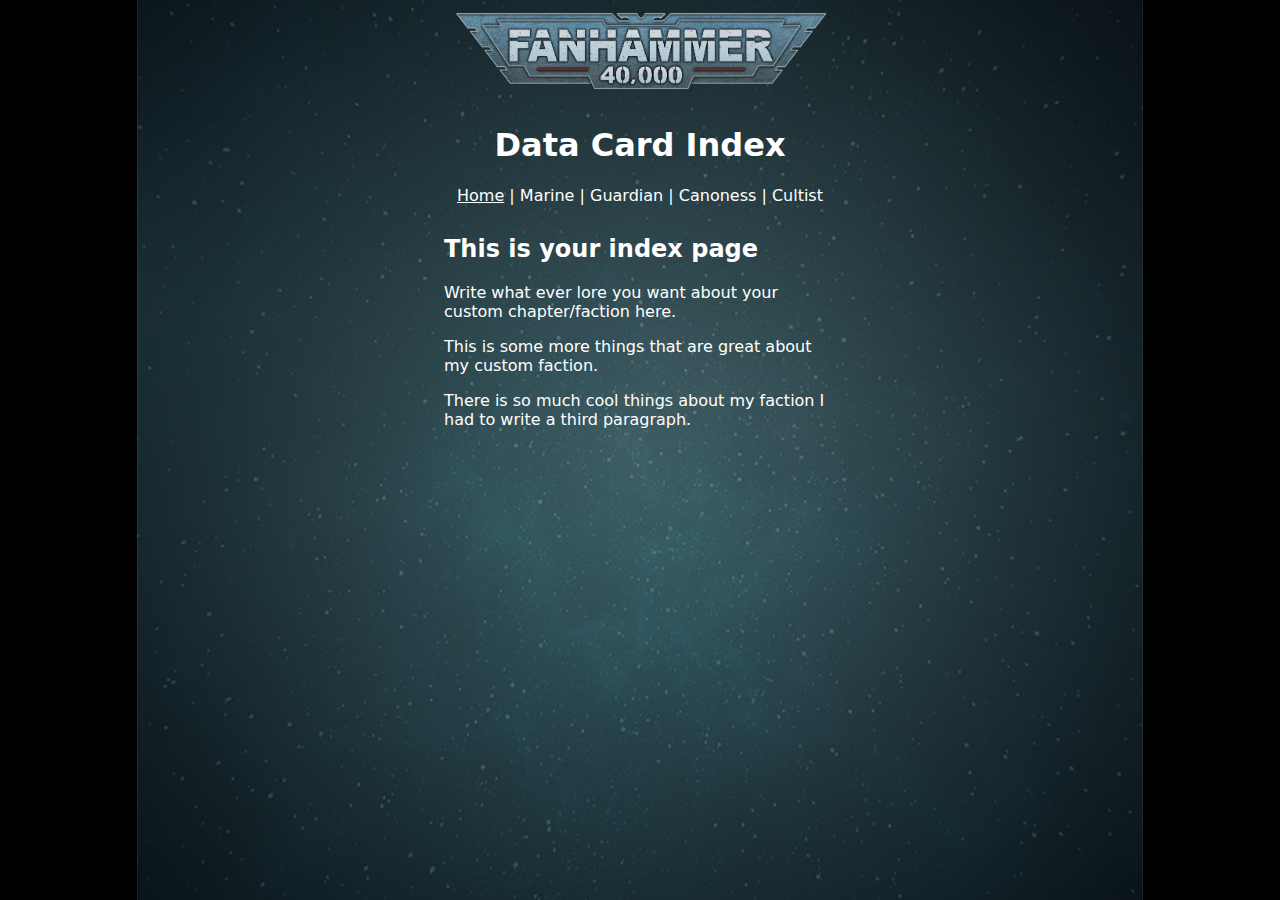
<file: index.html>
<!DOCTYPE html>
<html lang="en">
  <head>
    <!--  Meta  -->
    <meta charset="UTF-8">
    <title>Data Card Menu</title>
    <meta name="viewport" content="width=device-width, initial-scale=1">
    <!--  Styles  -->
    <link rel="stylesheet" href="styles/index.css">
  </head>
  <body>
    <div>
      <div class="fanhammer">
        <img alt="fanhammer" src="styles/img/fanhammer.png" />
      </div>
    </div>
    <div class="navigation">
      <h1>Data Card Index</h1>
      <nav>
        <a class="header_menu" id="active_menu" href="#">Home</a> | 
        <a class="header_menu" href="marine.html">Marine</a> | 
        <a class="header_menu" href="guardian.html">Guardian</a> | 
        <a class="header_menu" href="canoness.html">Canoness</a> | 
        <a class="header_menu" href="cultist.html">Cultist</a>
      </nav>
    </div>
    <div class="content">
      <h2>This is your index page</h2>
      <p>Write what ever lore you want about your custom chapter/faction here.</p>
      <p>This is some more things that are great about my custom faction.</p>
      <p>There is so much cool things about my faction I had to write a third paragraph.</p>
    </div>
  </body>
</html>
</file>
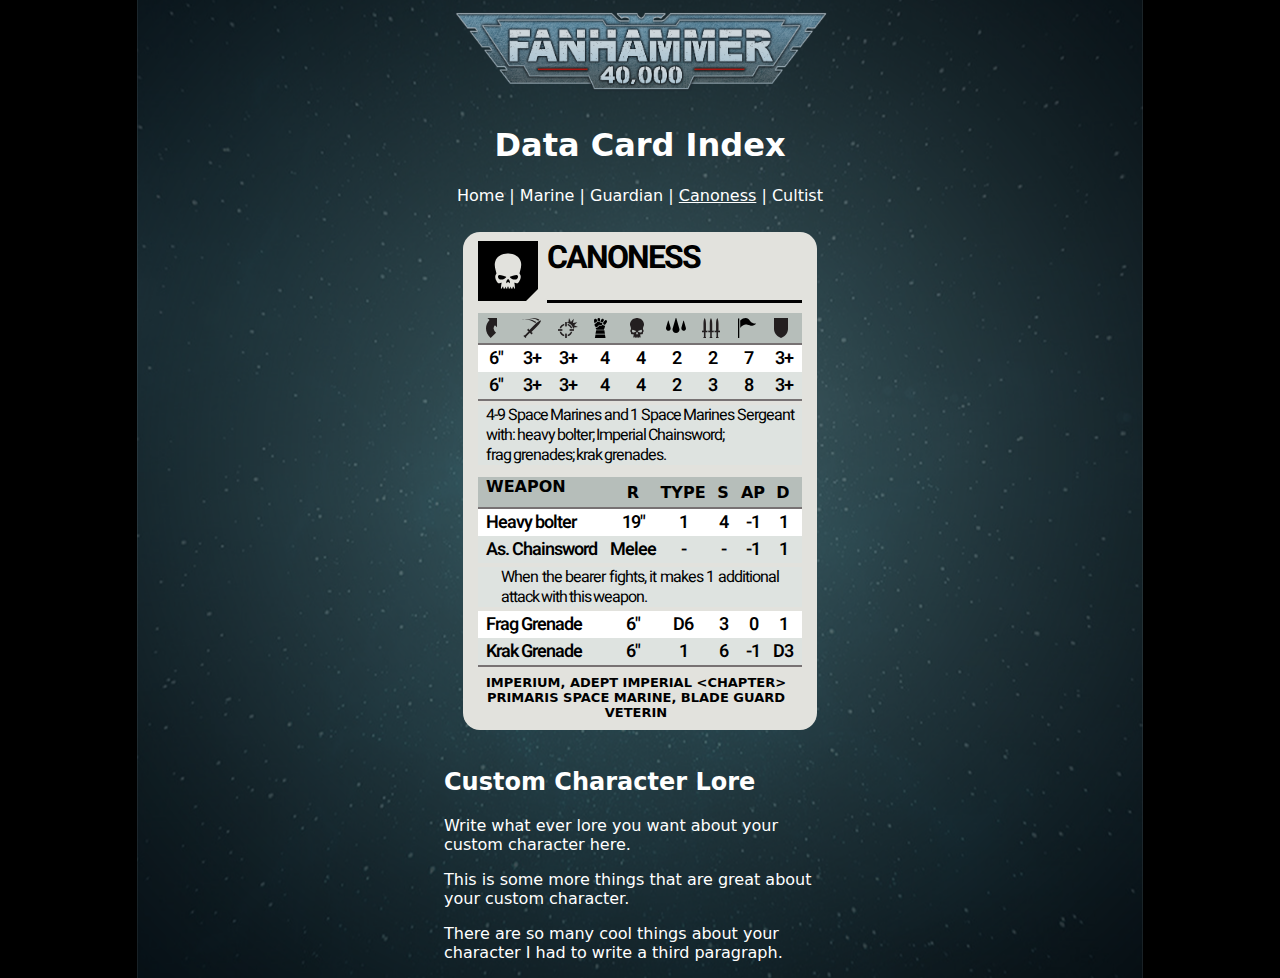
<file: canoness.html>
<!DOCTYPE html>
<html lang="en">
  <head>
    <!--  Meta  -->
    <meta charset="UTF-8">
    <title>Data Card Menu</title>
    <meta name="viewport" content="width=device-width, initial-scale=1">
    <!--  Styles  -->
    <link rel="stylesheet" href="styles/index.css">
  </head>
  <body>
    <div>
      <div class="fanhammer">
        <img alt="fanhammer" src="styles/img/fanhammer.png" />
      </div>
    </div>
    <div class="navigation">
      <h1>Data Card Index</h1>
      <nav>
        <a class="header_menu" href="index.html">Home</a>  |  
        <a class="header_menu" href="marine.html">Marine</a>  |  
        <a class="header_menu" href="guardian.html">Guardian</a>  |  
        <a class="header_menu" id="active_menu" href="#">Canoness</a>  |  
        <a class="header_menu" href="cultist.html">Cultist</a>
      </nav>
    </div>
    <link href="https://fonts.googleapis.com/css2?family=Heebo:wght@200;300;400;500;600;700&display=swap" rel="stylesheet">
    <div class="card">
      <div class="card_frame">
        <div class="card_header">
          <div class="card_role">
            <!--You can only select one troop type per data card, ensure only 1 troop type is uncommented-->
            <div id="hq" title="HQ"></div>
            <!--<div id="assault" title="Assault"></div>-->
            <!--<div id="elites" title="Elites"></div>-->
            <!--<div id="fast-attack" title="Fast Attack"></div>-->
            <!--<div id="dedicated-transport" title="Dedicated Transport"></div>-->
            <!--<div id="flyer" title="Flyer"></div>-->
            <!--<div id="heavy-support" title="Heavy Support"></div>-->
            <!--<div id="fortification" title="Fortification"></div>-->
            <!--<div id="lord-of-war" title="Lord of War"></div>-->
          </div>
      <div class="name">Canoness</div>
        </div>
        <div class="stats heading">
          <div class="center label">
            <div id="m" class="icon" title='Movement'></div>
          </div>
          <div class="center label">
            <div id="ws" class="icon" title='Weapon Skill'></div>
          </div>
          <div class="center label">
            <div id="bs" class="icon" title='Ballistic Skill'></div>
          </div>
          <div class="center label">
            <div id="s" class="icon" title='Strength'></div>
          </div>
          <div class="center label">
            <div id="t" class="icon" title='Toughness'></div>
          </div>
          <div class="center label">
            <div id="w" class="icon" title='Wounds'></div>
          </div>
          <div class="center label">
            <div id="a" class="icon" title='Attacks'></div>
          </div>
          <div class="center label">
            <div id="ld" class="icon" title='Leadership'></div>
          </div>
          <div class="center label">
            <div id="sv" class="icon" title='Save'></div>
          </div>
        </div>
        <div class="profile">
          <div class="odd troop">
            <div class="center value">6"</div>
            <div class="center value">3+</div>
            <div class="center value">3+</div>
            <div class="center value">4</div>
            <div class="center value">4</div>
            <div class="center value">2</div>
            <div class="center value">2</div>
            <div class="center value">7</div>
            <div class="center value">3+</div>
          </div>
          <div class="even troop">
            <div class="center value">6"</div>
            <div class="center value">3+</div>
            <div class="center value">3+</div>
            <div class="center value">4</div>
            <div class="center value">4</div>
            <div class="center value">2</div>
            <div class="center value">3</div>
            <div class="center value">8</div>
            <div class="center value">3+</div>
          </div>
        </div>
        <div class="description">4-9 Space Marines and 1 Space Marines Sergeant with: heavy bolter; Imperial Chainsword; <br>frag grenades; krak grenades. </div>
        <div class="weapon heading">
          <div class="left label">WEAPON</div>
          <div class="center label">R</div>
          <div class="center label">TYPE</div>
          <div class="center label">S</div>
          <div class="center label">AP</div>
          <div class="center label">D</div>
        </div>
        <div class="profile">
          <div class="odd weapon">
            <div class="left value">Heavy bolter</div>
            <div class="center value">19"</div>
            <div class="center value">1</div>
            <div class="center value">4</div>
            <div class="center value">-1</div>
            <div class="center value">1</div>
          </div>
          <div class="even weapon">
            <div class="left value">As. Chainsword</div>
            <div class="center value">Melee</div>
            <div class="center value">-</div>
            <div class="center value">-</div>
            <div class="center value">-1</div>
            <div class="center value">1</div>
          </div>
          <div class="even weapon_desc">
            <div class="description">When the bearer fights, it makes 1 additional attack with this weapon.</div>
          </div>
          <div class="odd weapon">
            <div class="left value">Frag Grenade</div>
            <div class="center value">6"</div>
            <div class="center value">D6</div>
            <div class="center value">3</div>
            <div class="center value">0</div>
            <div class="center value">1</div>
          </div>
          <div class="even weapon">
            <div class="left value">Krak Grenade</div>
            <div class="center value">6"</div>
            <div class="center value">1</div>
            <div class="center value">6</div>
            <div class="center value">-1</div>
            <div class="center value">D3</div>
          </div>
        </div>
        <div class="keyword">
          <p>Imperium, Adept Imperial &lt;chapter&gt; Primaris Space Marine, Blade Guard Veterin</p>
        </div>
      </div>
    </div>
    <div class="content">
      <h2>Custom Character Lore</h2>
      <p>Write what ever lore you want about your custom character here.</p>
      <p>This is some more things that are great about your custom character.</p>
      <p>There are so many cool things about your character I had to write a third paragraph.</p>
    </div>
  </body>
</html>
</file>
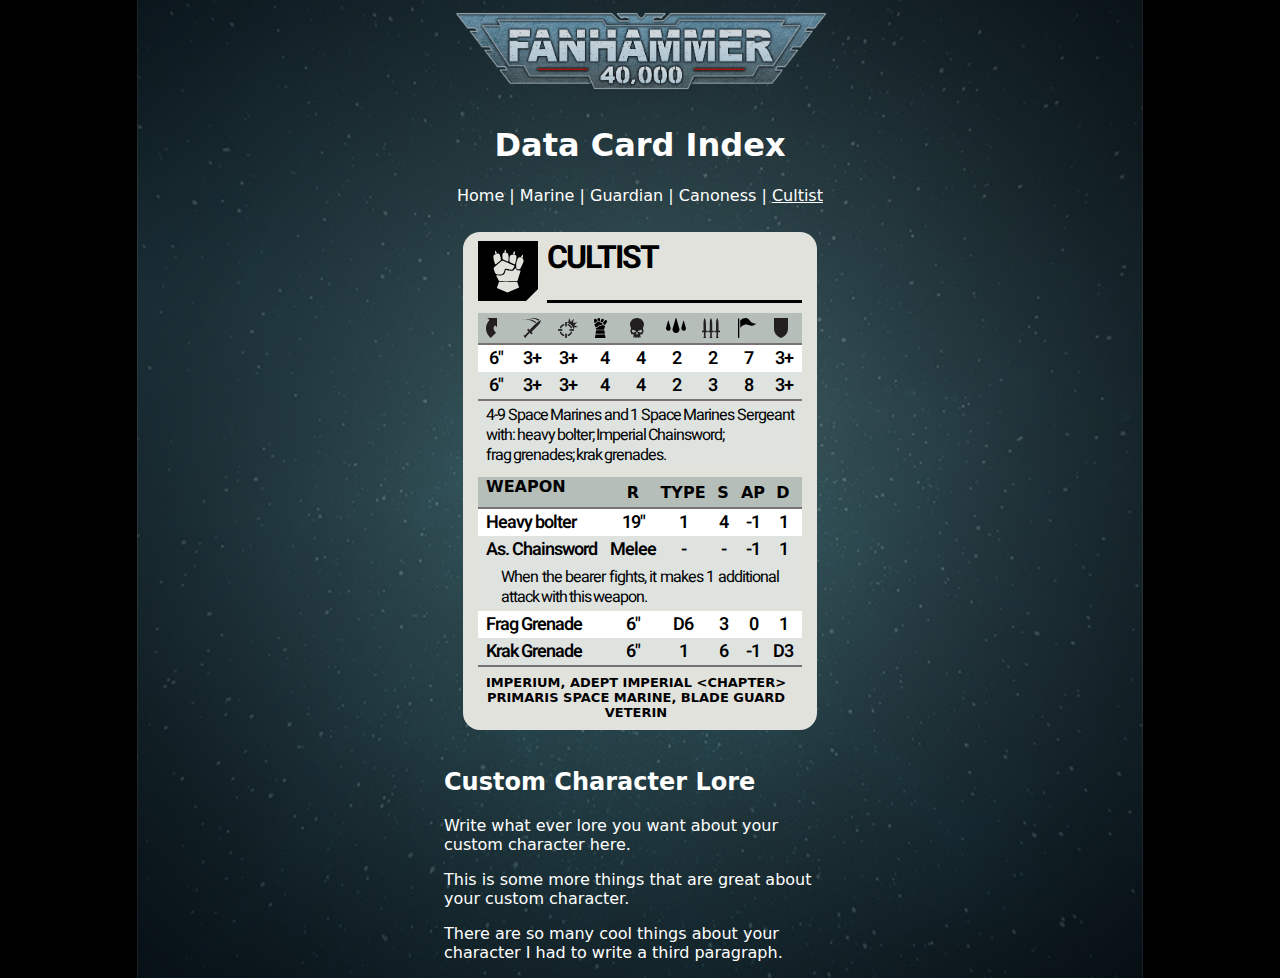
<file: cultist.html>
<!DOCTYPE html>
<html lang="en">
  <head>
    <!--  Meta  -->
    <meta charset="UTF-8">
    <title>Data Card Menu</title>
    <meta name="viewport" content="width=device-width, initial-scale=1">
    <!--  Styles  -->
    <link rel="stylesheet" href="styles/index.css">
  </head>
  <body>
    <div>
      <div class="fanhammer">
        <img alt="fanhammer" src="styles/img/fanhammer.png" />
      </div>
    </div>
    <div class="navigation">
      <h1>Data Card Index</h1>
      <nav>
        <a class="header_menu" href="index.html">Home</a>  |  
        <a class="header_menu" href="marine.html">Marine</a>  |  
        <a class="header_menu" href="guardian.html">Guardian</a>  |  
        <a class="header_menu" href="canoness.html">Canoness</a>  |  
        <a class="header_menu" id="active_menu" href="#">Cultist</a>
      </nav>
    </div>
    <link href="https://fonts.googleapis.com/css2?family=Heebo:wght@200;300;400;500;600;700&display=swap" rel="stylesheet">
    <div class="card">
      <div class="card_frame">
        <div class="card_header">
          <div class="card_role">
            <!--You can only select one troop type per data card, ensure only 1 troop type is uncommented-->
            <!--<div id="hq" title="HQ"></div>-->
            <!--<div id="assault" title="Assault"></div>-->
            <!--<div id="elites" title="Elites"></div>-->
            <!--<div id="fast-attack" title="Fast Attack"></div>-->
            <!--<div id="dedicated-transport" title="Dedicated Transport"></div>-->
            <!--<div id="flyer" title="Flyer"></div>-->
            <!--<div id="heavy-support" title="Heavy Support"></div>-->
            <!--<div id="fortification" title="Fortification"></div>-->
            <div id="lord-of-war" title="Lord of War"></div>
          </div>
          <div class="name">Cultist</div>
        </div>
        <div class="stats heading">
          <div class="center label">
            <div id="m" class="icon" title='Movement'></div>
          </div>
          <div class="center label">
            <div id="ws" class="icon" title='Weapon Skill'></div>
          </div>
          <div class="center label">
            <div id="bs" class="icon" title='Ballistic Skill'></div>
          </div>
          <div class="center label">
            <div id="s" class="icon" title='Strength'></div>
          </div>
          <div class="center label">
            <div id="t" class="icon" title='Toughness'></div>
          </div>
          <div class="center label">
            <div id="w" class="icon" title='Wounds'></div>
          </div>
          <div class="center label">
            <div id="a" class="icon" title='Attacks'></div>
          </div>
          <div class="center label">
            <div id="ld" class="icon" title='Leadership'></div>
          </div>
          <div class="center label">
            <div id="sv" class="icon" title='Save'></div>
          </div>
        </div>
        <div class="profile">
          <div class="odd troop">
            <div class="center value">6"</div>
            <div class="center value">3+</div>
            <div class="center value">3+</div>
            <div class="center value">4</div>
            <div class="center value">4</div>
            <div class="center value">2</div>
            <div class="center value">2</div>
            <div class="center value">7</div>
            <div class="center value">3+</div>
          </div>
          <div class="even troop">
            <div class="center value">6"</div>
            <div class="center value">3+</div>
            <div class="center value">3+</div>
            <div class="center value">4</div>
            <div class="center value">4</div>
            <div class="center value">2</div>
            <div class="center value">3</div>
            <div class="center value">8</div>
            <div class="center value">3+</div>
          </div>
        </div>
        <div class="description">4-9 Space Marines and 1 Space Marines Sergeant with: heavy bolter; Imperial Chainsword; <br>frag grenades; krak grenades. </div>
        <div class="weapon heading">
          <div class="left label">WEAPON</div>
          <div class="center label">R</div>
          <div class="center label">TYPE</div>
          <div class="center label">S</div>
          <div class="center label">AP</div>
          <div class="center label">D</div>
        </div>
        <div class="profile">
          <div class="odd weapon">
            <div class="left value">Heavy bolter</div>
            <div class="center value">19"</div>
            <div class="center value">1</div>
            <div class="center value">4</div>
            <div class="center value">-1</div>
            <div class="center value">1</div>
          </div>
          <div class="even weapon">
            <div class="left value">As. Chainsword</div>
            <div class="center value">Melee</div>
            <div class="center value">-</div>
            <div class="center value">-</div>
            <div class="center value">-1</div>
            <div class="center value">1</div>
          </div>
          <div class="even weapon_desc">
            <div class="description">When the bearer fights, it makes 1 additional attack with this weapon.</div>
          </div>
          <div class="odd weapon">
            <div class="left value">Frag Grenade</div>
            <div class="center value">6"</div>
            <div class="center value">D6</div>
            <div class="center value">3</div>
            <div class="center value">0</div>
            <div class="center value">1</div>
          </div>
          <div class="even weapon">
            <div class="left value">Krak Grenade</div>
            <div class="center value">6"</div>
            <div class="center value">1</div>
            <div class="center value">6</div>
            <div class="center value">-1</div>
            <div class="center value">D3</div>
          </div>
        </div>
        <div class="keyword">
          <p>Imperium, Adept Imperial &lt;chapter&gt; Primaris Space Marine, Blade Guard Veterin</p>
        </div>
      </div>
    </div>
    <div class="content">
      <h2>Custom Character Lore</h2>
      <p>Write what ever lore you want about your custom character here.</p>
      <p>This is some more things that are great about your custom character.</p>
      <p>There are so many cool things about your character I had to write a third paragraph.</p>
    </div>
  </body>
</html>
</file>
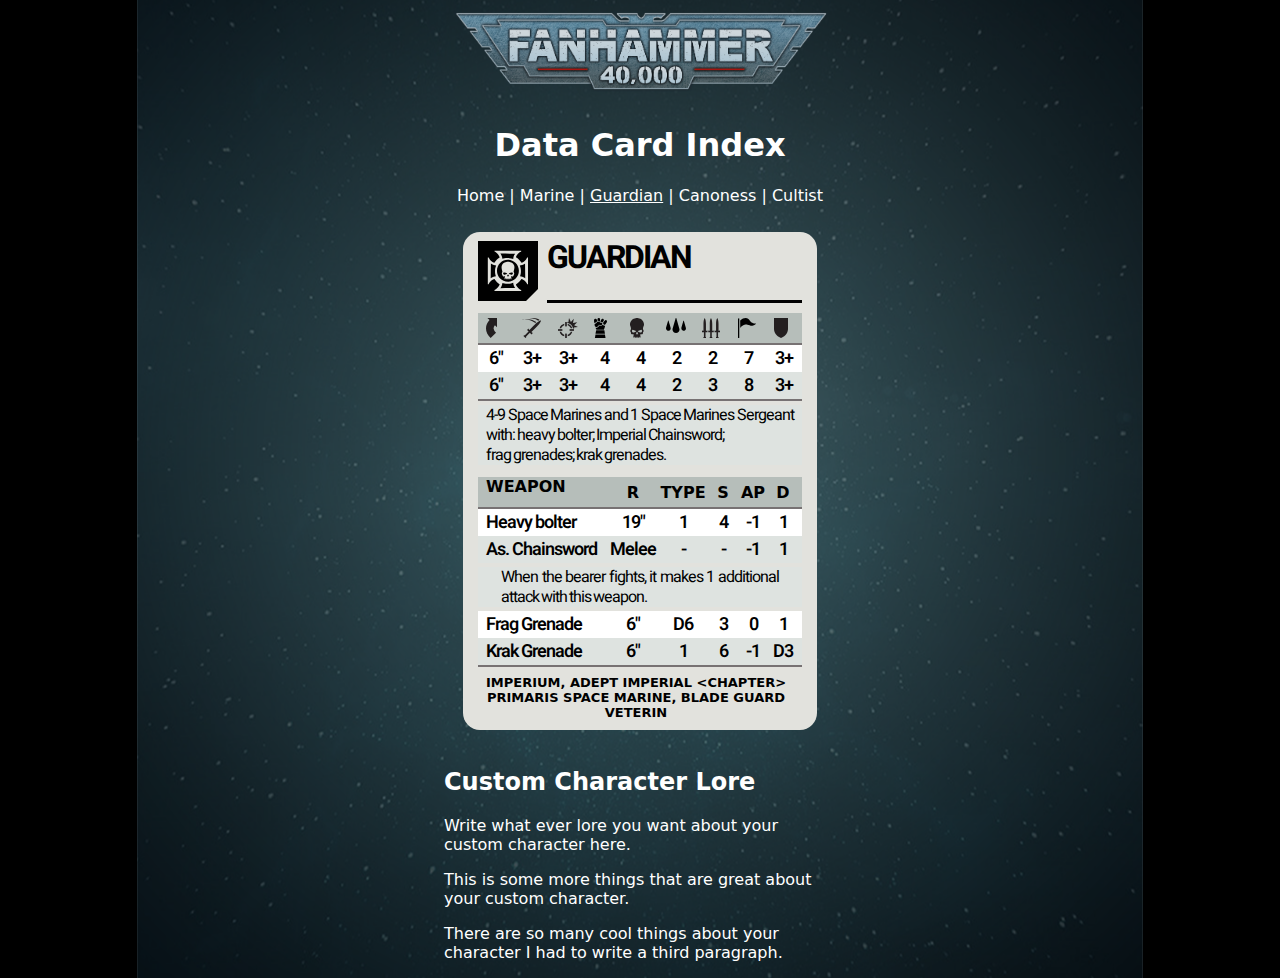
<file: guardian.html>
<!DOCTYPE html>
<html lang="en">
  <head>
    <!--  Meta  -->
    <meta charset="UTF-8">
    <title>Data Card Menu</title>
    <meta name="viewport" content="width=device-width, initial-scale=1">
    <!--  Styles  -->
    <link rel="stylesheet" href="styles/index.css">
  </head>
  <body>
    <div>
      <div class="fanhammer">
        <img alt="fanhammer" src="styles/img/fanhammer.png" />
      </div>
    </div>
    <div class="navigation">
      <h1>Data Card Index</h1>
      <nav>
        <a class="header_menu" href="index.html">Home</a> | 
        <a class="header_menu" href="marine.html">Marine</a>  |  
        <a class="header_menu" id="active_menu" href="#">Guardian</a>  |  
        <a class="header_menu" href="canoness.html">Canoness</a> | 
        <a class="header_menu" href="cultist.html">Cultist</a>
      </nav>
    </div>
    <link href="https://fonts.googleapis.com/css2?family=Heebo:wght@200;300;400;500;600;700&display=swap" rel="stylesheet">
    <div class="card">
      <div class="card_frame">
        <div class="card_header">
          <div class="card_role">
            <!--You can only select one troop type per data card, ensure only 1 troop type is uncommented-->
            <!--<div id="hq" title="HQ"></div>-->
            <!--<div id="assault" title="Assault"></div>-->
            <div id="elites" title="Elites"></div>
            <!--<div id="fast-attack" title="Fast Attack"></div>-->
            <!--<div id="dedicated-transport" title="Dedicated Transport"></div>-->
            <!--<div id="flyer" title="Flyer"></div>-->
            <!--<div id="heavy-support" title="Heavy Support"></div>-->
            <!--<div id="fortification" title="Fortification"></div>-->
            <!--<div id="lord-of-war" title="Lord of War"></div>-->
          </div>
          <div class="name">Guardian</div>
       </div>
        <div class="stats heading">
          <div class="center label">
            <div id="m" class="icon" title='Movement'></div>
          </div>
          <div class="center label">
            <div id="ws" class="icon" title='Weapon Skill'></div>
          </div>
          <div class="center label">
            <div id="bs" class="icon" title='Ballistic Skill'></div>
          </div>
          <div class="center label">
            <div id="s" class="icon" title='Strength'></div>
          </div>
          <div class="center label">
            <div id="t" class="icon" title='Toughness'></div>
          </div>
          <div class="center label">
            <div id="w" class="icon" title='Wounds'></div>
          </div>
          <div class="center label">
            <div id="a" class="icon" title='Attacks'></div>
          </div>
          <div class="center label">
            <div id="ld" class="icon" title='Leadership'></div>
          </div>
          <div class="center label">
            <div id="sv" class="icon" title='Save'></div>
          </div>
        </div>
        <div class="profile">
          <div class="odd troop">
            <div class="center value">6"</div>
            <div class="center value">3+</div>
            <div class="center value">3+</div>
            <div class="center value">4</div>
            <div class="center value">4</div>
            <div class="center value">2</div>
            <div class="center value">2</div>
            <div class="center value">7</div>
            <div class="center value">3+</div>
          </div>
          <div class="even troop">
            <div class="center value">6"</div>
            <div class="center value">3+</div>
            <div class="center value">3+</div>
            <div class="center value">4</div>
            <div class="center value">4</div>
            <div class="center value">2</div>
            <div class="center value">3</div>
            <div class="center value">8</div>
            <div class="center value">3+</div>
          </div>
        </div>
        <div class="description">4-9 Space Marines and 1 Space Marines Sergeant with: heavy bolter; Imperial Chainsword; <br>frag grenades; krak grenades. </div>
        <div class="weapon heading">
          <div class="left label">WEAPON</div>
          <div class="center label">R</div>
          <div class="center label">TYPE</div>
          <div class="center label">S</div>
          <div class="center label">AP</div>
          <div class="center label">D</div>
        </div>
        <div class="profile">
          <div class="odd weapon">
            <div class="left value">Heavy bolter</div>
            <div class="center value">19"</div>
            <div class="center value">1</div>
            <div class="center value">4</div>
            <div class="center value">-1</div>
            <div class="center value">1</div>
          </div>
          <div class="even weapon">
            <div class="left value">As. Chainsword</div>
            <div class="center value">Melee</div>
            <div class="center value">-</div>
            <div class="center value">-</div>
            <div class="center value">-1</div>
            <div class="center value">1</div>
          </div>
          <div class="even weapon_desc">
            <div class="description">When the bearer fights, it makes 1 additional attack with this weapon.</div>
          </div>
          <div class="odd weapon">
            <div class="left value">Frag Grenade</div>
            <div class="center value">6"</div>
            <div class="center value">D6</div>
            <div class="center value">3</div>
            <div class="center value">0</div>
            <div class="center value">1</div>
          </div>
          <div class="even weapon">
            <div class="left value">Krak Grenade</div>
            <div class="center value">6"</div>
            <div class="center value">1</div>
            <div class="center value">6</div>
            <div class="center value">-1</div>
            <div class="center value">D3</div>
          </div>
        </div>
        <div class="keyword">
          <p>Imperium, Adept Imperial &lt;chapter&gt; Primaris Space Marine, Blade Guard Veterin</p>
        </div>
      </div>
    </div>
    <div class="content">
      <h2>Custom Character Lore</h2>
      <p>Write what ever lore you want about your custom character here.</p>
      <p>This is some more things that are great about your custom character.</p>
      <p>There are so many cool things about your character I had to write a third paragraph.</p>
    </div>
  </body>
</html>
</file>
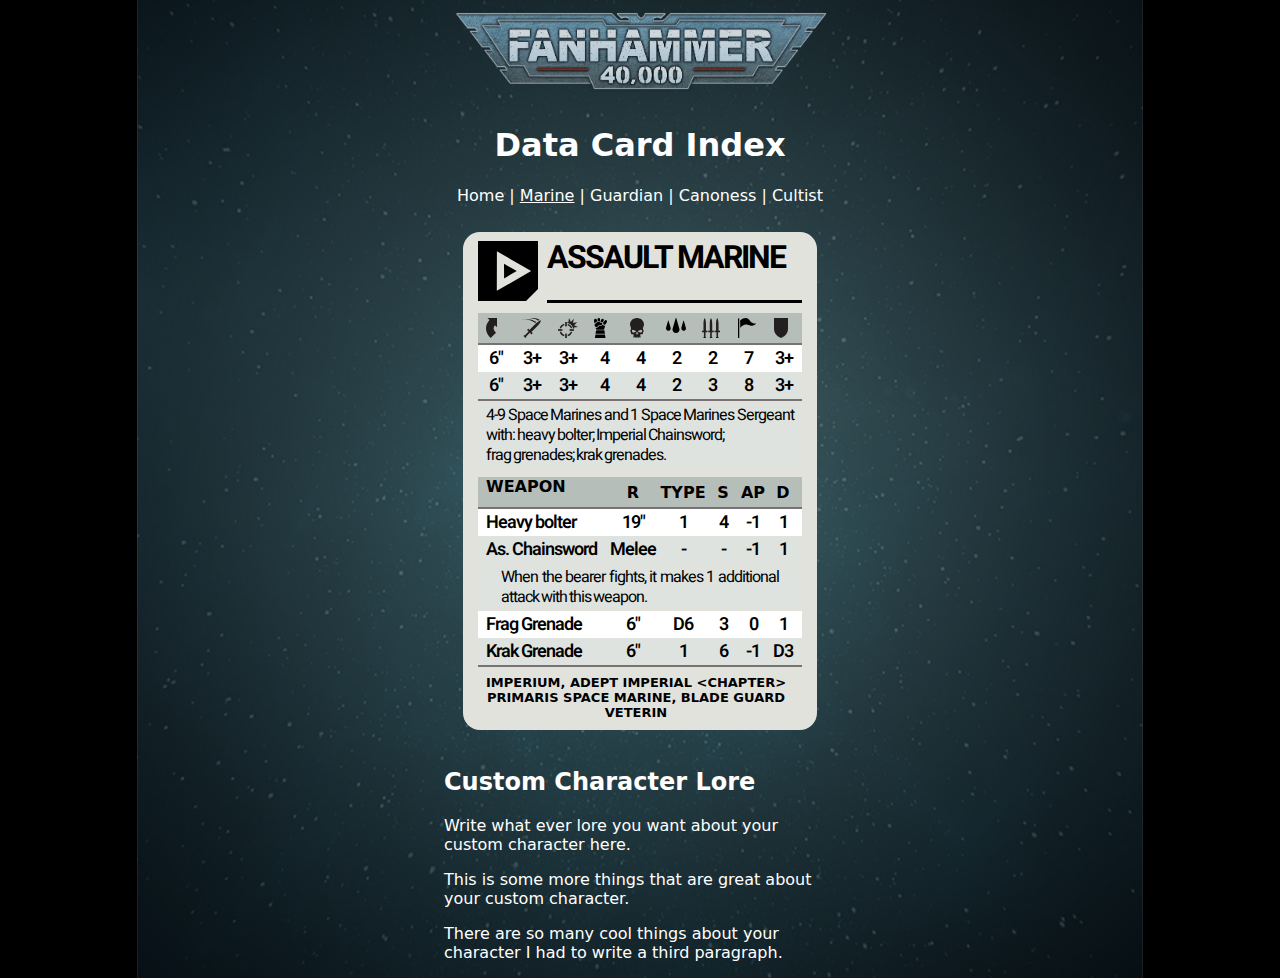
<file: marine.html>
<!DOCTYPE html>
<html lang="en">
  <head>
    <!--  Meta  -->
    <meta charset="UTF-8">
    <title>Data Card Menu</title>
    <meta name="viewport" content="width=device-width, initial-scale=1">
    <!--  Styles  -->
    <link rel="stylesheet" href="styles/index.css">
  </head>
  <body>
    <div>
      <div class="fanhammer">
        <img alt="fanhammer" src="styles/img/fanhammer.png" />
      </div>
    </div>
    <div class="navigation">
      <h1>Data Card Index</h1>
      <nav>
        <a class="header_menu" href="index.html">Home</a> | 
        <a class="header_menu" id="active_menu" href="#">Marine</a> | 
        <a class="header_menu" href="guardian.html">Guardian</a> | 
        <a class="header_menu" href="canoness.html">Canoness</a> | 
        <a class="header_menu" href="cultist.html">Cultist</a>
      </nav>
    </div>
    <link href="https://fonts.googleapis.com/css2?family=Heebo:wght@200;300;400;500;600;700&display=swap" rel="stylesheet">
    <div class="card">
      <div class="card_frame">
        <div class="card_header">
          <div class="card_role">
            <!--You can only select one troop type per data card, ensure only 1 troop type is uncommented-->
            <!--<div id="hq" title="HQ"></div>-->
            <div id="assault" title="Assault"></div>
            <!--<div id="elites" title="Elites"></div>-->
            <!--<div id="fast-attack" title="Fast Attack"></div>-->
            <!--<div id="dedicated-transport" title="Dedicated Transport"></div>-->
            <!--<div id="flyer" title="Flyer"></div>-->
            <!--<div id="heavy-support" title="Heavy Support"></div>-->
            <!--<div id="fortification" title="Fortification"></div>-->
            <!--<div id="lord-of-war" title="Lord of War"></div>-->
          </div>
          <div class="name">Assault Marine</div>
        </div>
        <div class="stats heading">
          <div class="center label">
            <div id="m" class="icon" title='Movement'></div>
          </div>
          <div class="center label">
            <div id="ws" class="icon" title='Weapon Skill'></div>
          </div>
          <div class="center label">
            <div id="bs" class="icon" title='Ballistic Skill'></div>
          </div>
          <div class="center label">
            <div id="s" class="icon" title='Strength'></div>
          </div>
          <div class="center label">
            <div id="t" class="icon" title='Toughness'></div>
          </div>
          <div class="center label">
            <div id="w" class="icon" title='Wounds'></div>
          </div>
          <div class="center label">
            <div id="a" class="icon" title='Attacks'></div>
          </div>
          <div class="center label">
            <div id="ld" class="icon" title='Leadership'></div>
          </div>
          <div class="center label">
            <div id="sv" class="icon" title='Save'></div>
          </div>
        </div>
        <div class="profile">
          <div class="odd troop">
            <div class="center value">6"</div>
            <div class="center value">3+</div>
            <div class="center value">3+</div>
            <div class="center value">4</div>
            <div class="center value">4</div>
            <div class="center value">2</div>
            <div class="center value">2</div>
            <div class="center value">7</div>
            <div class="center value">3+</div>
          </div>
          <div class="even troop">
            <div class="center value">6"</div>
            <div class="center value">3+</div>
            <div class="center value">3+</div>
            <div class="center value">4</div>
            <div class="center value">4</div>
            <div class="center value">2</div>
            <div class="center value">3</div>
            <div class="center value">8</div>
            <div class="center value">3+</div>
          </div>
        </div>
        <div class="description">4-9 Space Marines and 1 Space Marines Sergeant with: heavy bolter; Imperial Chainsword; <br>frag grenades; krak grenades. </div>
        <div class="weapon heading">
          <div class="left label">WEAPON</div>
          <div class="center label">R</div>
          <div class="center label">TYPE</div>
          <div class="center label">S</div>
          <div class="center label">AP</div>
          <div class="center label">D</div>
        </div>
        <div class="profile">
          <div class="odd weapon">
            <div class="left value">Heavy bolter</div>
            <div class="center value">19"</div>
            <div class="center value">1</div>
            <div class="center value">4</div>
            <div class="center value">-1</div>
            <div class="center value">1</div>
          </div>
          <div class="even weapon">
            <div class="left value">As. Chainsword</div>
            <div class="center value">Melee</div>
            <div class="center value">-</div>
            <div class="center value">-</div>
            <div class="center value">-1</div>
            <div class="center value">1</div>
          </div>
          <div class="even weapon_desc">
            <div class="description">When the bearer fights, it makes 1 additional attack with this weapon.</div>
          </div>
          <div class="odd weapon">
            <div class="left value">Frag Grenade</div>
            <div class="center value">6"</div>
            <div class="center value">D6</div>
            <div class="center value">3</div>
            <div class="center value">0</div>
            <div class="center value">1</div>
          </div>
          <div class="even weapon">
            <div class="left value">Krak Grenade</div>
            <div class="center value">6"</div>
            <div class="center value">1</div>
            <div class="center value">6</div>
            <div class="center value">-1</div>
            <div class="center value">D3</div>
          </div>
        </div>
        <div class="keyword">
          <p>Imperium, Adept Imperial &lt;chapter&gt; Primaris Space Marine, Blade Guard Veterin</p>
        </div>
      </div>
    </div>
    <div class="content">
      <h2>Custom Character Lore</h2>
      <p>Write what ever lore you want about your custom character here.</p>
      <p>This is some more things that are great about your custom character.</p>
      <p>There are so many cool things about your character I had to write a third paragraph.</p>
    </div>
  </body>
</html>
</file>
<file: styles/index.css>
body {
  width: 392px;
  margin: 10px auto;
  background-image: url("img/fanhammer_bg.png");
  background-repeat: no-repeat;
  background-attachment: fixed;
  background-position: center; 
  font-family: 'Heebo', sans-serif;
  background-color: #000;
}

.fanhammer {
  height: 85px;
  width: auto;
  text-align: center;

}

img {
  width: auto; 
  max-height: 100%; 
  margin: 0 auto;
}

.header_menu {
  color: #fff;
}

.navigation {
  color: #fff;
  text-align: center;
  padding: 10px 0;
}

.navigation a {
  text-decoration: none;
}

#active_menu {
  text-decoration: underline;
}

.content {
  color: #fff;
}

.card {
  display: grid;
  position: relative;
  place-items: center;
  height: 533px;
  width: 392px;
  background-color: rgba(255, 255, 255, 0);/*#606060;*/
}

.card_frame {
  display: block;
  height: 498px;
  width: 354px;
  -webkit-border-radius: 17px;
  border-radius: 17px;
  background-color: #e2e2dd;
}

.card_header {
  display: block;
  height: 69px;
  margin: 0 15px;
}

.card_role {
  position: relative;
  float: left;
  width: 54px;
  height: 69px;
}

.card_role div {
  height: 60px;
  width: 60px;
  position: absolute;
  bottom: 0;
}

.icon {
  display: block;
  height: 20px;
  width: 20px;
  margin: 0 auto;
  background-repeat: no-repeat;

}

#hq {background-image: url("svg/HQ.svg");}
#assault {background-image: url("svg/Troops.svg");}
#elites {background-image: url("svg/Elites.svg");}
#fast-attack {background-image: url("svg/Fast-Attack.svg");}
#dedicated-transport {background-image: url("svg/Dedicated-Transport.svg");}
#flyer {background-image: url("svg/Flyer.svg");}
#heavy-support {background-image: url("svg/Heavy-Support.svg");}
#fortification {background-image: url("svg/Fortification.svg");}
#lord-of-war {background-image: url("svg/Lord-of-War.svg");}

#m {background-image: url("svg/Move.svg");}
#ws {background-image: url("svg/WeaponSkill.svg");}
#bs {background-image: url("svg/BallisticSkill.svg");}
#s {background-image: url("svg/Strength.svg");}
#t {background-image: url("svg/Toughness.svg");}
#w {background-image: url("svg/Wounds.svg");}
#a {background-image: url("svg/Attacks.svg");}
#ld {background-image: url("svg/Leadership.svg");}
#sv {background-image: url("svg/Save.svg");}

.name {
  float: right;
  width: 255px;
  height: 56px;
  padding: 12px 0 0 0;
  border-bottom: 3px solid #000;
  line-height: 28px;
  text-transform: uppercase;
  vertical-align: middle;
  font-family: 'Heebo', sans-serif;
  font-size: 32px;
  font-weight: 700;
  letter-spacing: -2px;
  border-bottom: 3px solid #000;
}

.heading {
  display: grid;
  background: #b6beba;
  margin: 12px 15px 0 15px;
  grid-template-rows: 30px;
  vertical-align: middle;
  border-bottom: 2px solid #777273;
}

.stats {
  grid-template-columns: 1fr 1fr 1fr 1fr 1fr 1fr 1fr 1fr 1fr;
}

.weapon {
  grid-template-columns: 130px 50px 50px 30px 30px 30px;
}

.weapon #value {
  font-size: 16px;
}

.weapon_desc #desc {
  padding: 0 12px;
}

.left {
  text-align: left;
  padding-left: 8px;
}

.center {
  display: grid;
  place-items: center;
  justify-content: center;
}

.stats > div {
  vertical-align: middle;
  font-family: 'Heebo', sans-serif;
  font-size: 22px;
  font-weight: 600;
  letter-spacing: -1px;

}

.profile {
  border-bottom: 2px solid #777273;
  margin: 0 15px;
}

.troop {
  display: grid;
  width: 9fr;
  grid-template-columns: 1fr 1fr 1fr 1fr 1fr 1fr 1fr 1fr 1fr;
  text-align: centre;
  vertical-align: middle;
  font-weight: 600;
}

.weapon {
  display: grid;
  width: 9fr;
  text-align: centre;
  vertical-align: middle;
  font-weight: 600;
}

.odd {
  background: #fff;
}

.even {
  background: #dee3e0;
}

.value {
  vertical-align: middle;
  font-family: 'Heebo', sans-serif;
  font-size: 18px;
  letter-spacing: -1px;
}

.description {
  background: #dee3e0;
  margin: 4px 15px;
  padding: 0 8px;
  vertical-align: middle;
  font-family: 'Heebo', sans-serif;
  font-size: 16px;
  font-weight: 700px;
  text-align: justify;
  letter-spacing: -1px;
  word-spacing: -1px;
  line-height: 20px;
}

.keyword {
  position: absolute;
  text-transform: uppercase;
  font-size: 13px;
  font-weight: 700;
  text-align: center;
  left: 0;
  bottom: 15px;
  width: 354px;
  text-align: center;
  margin: 0 15px;
}

body {
  font-family: system-ui, sans-serif;
}
</file>
